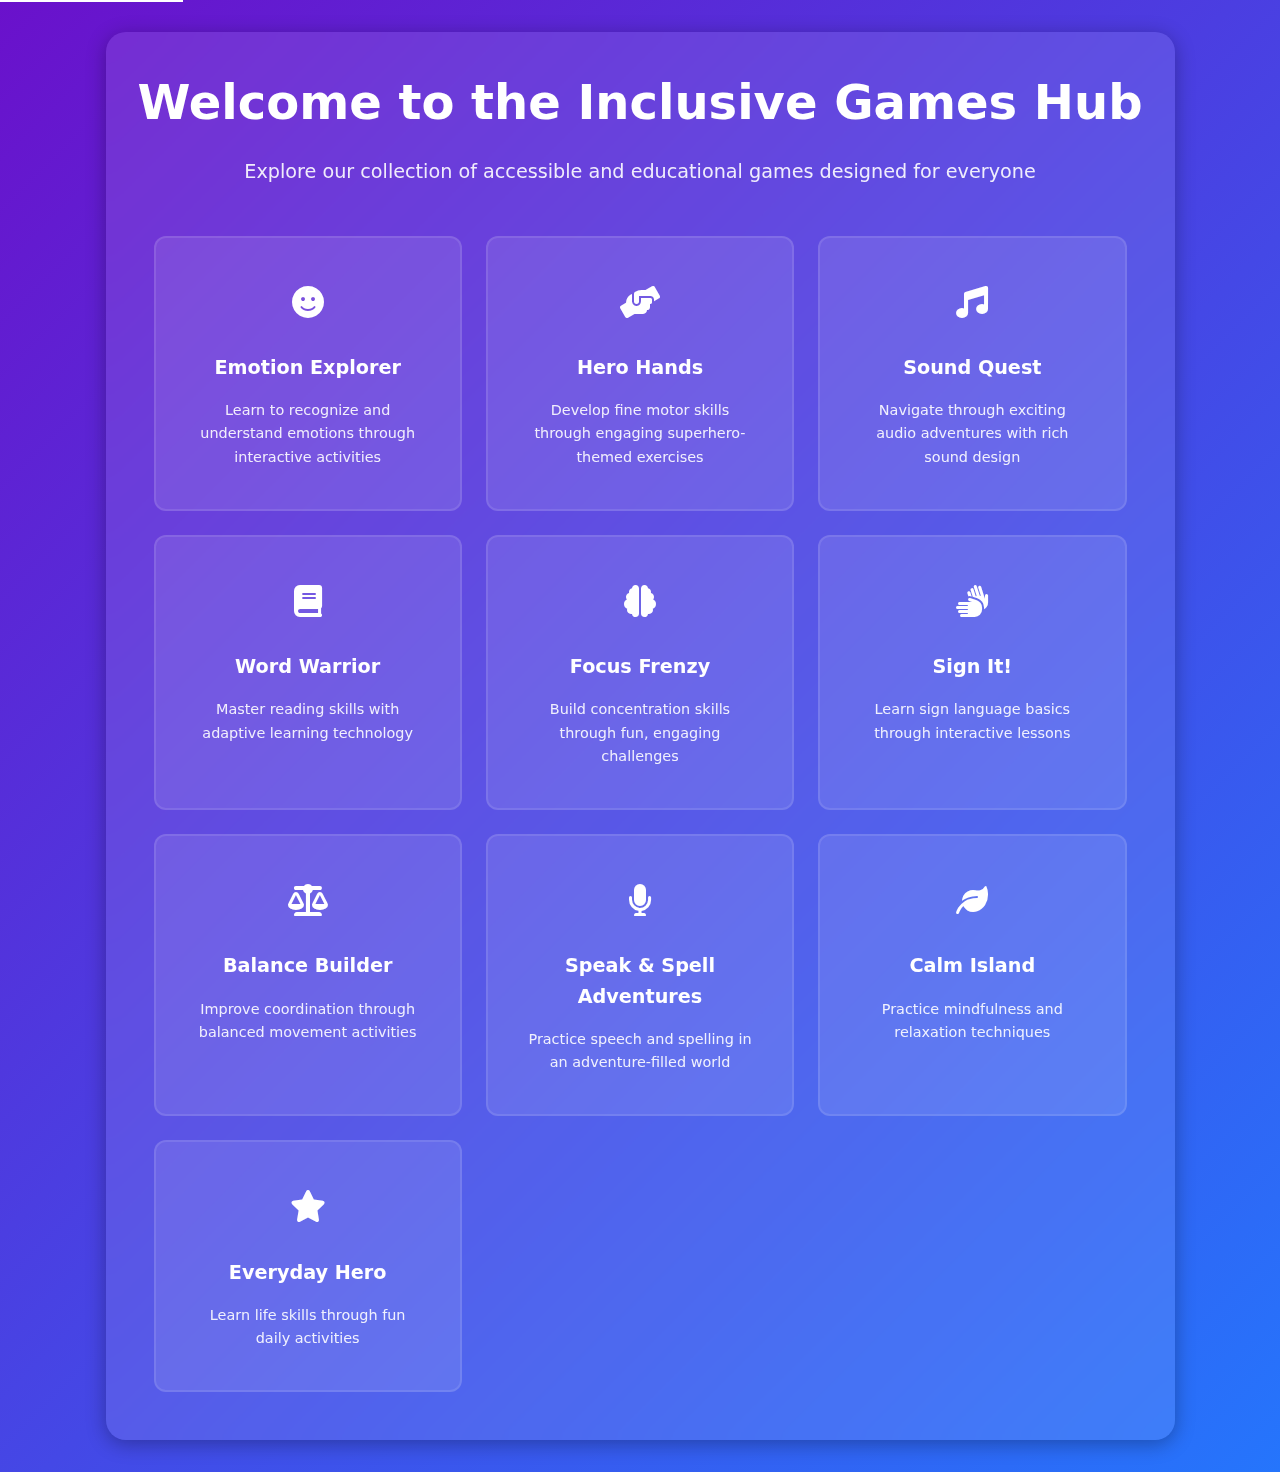
<file: index.html>
<!DOCTYPE html>
<html lang="en">
<head>
    <meta charset="UTF-8">
    <meta name="viewport" content="width=device-width, initial-scale=1.0">
    <meta name="description" content="Accessible gaming hub featuring educational and therapeutic games for various needs">
    <title>Inclusive Games Hub | Educational & Therapeutic Games</title>
    
    <!-- Preload critical assets -->
    <link rel="preconnect" href="https://cdnjs.cloudflare.com">
    <link rel="stylesheet" href="https://cdnjs.cloudflare.com/ajax/libs/font-awesome/6.0.0/css/all.min.css">
    
    <style>
        :root {
            --primary-gradient: linear-gradient(135deg, #6a11cb, #2575fc);
            --card-bg: rgba(255, 255, 255, 0.1);
            --text-color: #fff;
            --hover-bg: rgba(255, 255, 255, 0.95);
            --hover-text: #2575fc;
            --shadow: 0 4px 20px rgba(0, 0, 0, 0.3);
        }

        * {
            margin: 0;
            padding: 0;
            box-sizing: border-box;
        }

        body {
            font-family: system-ui, -apple-system, BlinkMacSystemFont, 'Segoe UI', Roboto, sans-serif;
            text-align: center;
            background: var(--primary-gradient);
            color: var(--text-color);
            min-height: 100vh;
            line-height: 1.6;
            display: flex;
            flex-direction: column;
            justify-content: center;
        }

        .skip-link {
            position: absolute;
            top: -40px;
            left: 0;
            background: var(--text-color);
            color: var(--hover-text);
            padding: 8px;
            z-index: 100;
            transition: top 0.3s;
        }

        .skip-link:focus {
            top: 0;
        }

        .container {
            max-width: 1200px;
            margin: 2rem auto;
            padding: 2rem;
            background: var(--card-bg);
            border-radius: 20px;
            box-shadow: var(--shadow);
            backdrop-filter: blur(10px);
        }

        h1 {
            font-size: clamp(2rem, 5vw, 3rem);
            margin-bottom: 1rem;
            animation: fadeIn 0.8s ease-out;
        }

        .subtitle {
            font-size: clamp(1rem, 3vw, 1.2rem);
            margin-bottom: 2rem;
            opacity: 0.9;
        }

        .games-grid {
            display: grid;
            grid-template-columns: repeat(auto-fit, minmax(280px, 1fr));
            gap: 1.5rem;
            padding: 1rem;
        }

        .game-card {
            position: relative;
            background: var(--card-bg);
            border: 2px solid rgba(255, 255, 255, 0.1);
            border-radius: 12px;
            padding: 1.5rem;
            transition: transform 0.3s, box-shadow 0.3s;
        }

        .game-card:hover {
            transform: translateY(-5px);
            box-shadow: 0 8px 25px rgba(0, 0, 0, 0.2);
        }

        .game-link {
            display: flex;
            flex-direction: column;
            align-items: center;
            text-decoration: none;
            color: var(--text-color);
            gap: 1rem;
            padding: 1rem;
        }

        .game-link:focus {
            outline: 3px solid #fff;
            border-radius: 8px;
        }

        .icon-wrapper {
            font-size: 2rem;
            margin-bottom: 0.5rem;
        }

        .game-title {
            font-size: 1.2rem;
            font-weight: 600;
        }

        .game-description {
            font-size: 0.9rem;
            opacity: 0.9;
        }

        @keyframes fadeIn {
            from { opacity: 0; transform: translateY(-20px); }
            to { opacity: 1; transform: translateY(0); }
        }

        @media (prefers-reduced-motion: reduce) {
            * {
                animation: none !important;
                transition: none !important;
            }
        }

        @media (max-width: 768px) {
            .container {
                margin: 1rem;
                padding: 1rem;
            }

            .games-grid {
                gap: 1rem;
            }
        }

        /* High Contrast Mode */
        @media (prefers-contrast: high) {
            :root {
                --primary-gradient: #000;
                --card-bg: #333;
                --text-color: #fff;
                --hover-bg: #fff;
                --hover-text: #000;
            }
        }
    </style>
</head>
<body>
    <a href="#main" class="skip-link">Skip to main content</a>
    <main id="main" class="container" role="main">
        <h1>Welcome to the Inclusive Games Hub</h1>
        <p class="subtitle">Explore our collection of accessible and educational games designed for everyone</p>
        
        <div class="games-grid">
            <article class="game-card">
                <a href="emotion-explorer.html" class="game-link" aria-label="Play Emotion Explorer - A game for understanding emotions">
                    <div class="icon-wrapper" aria-hidden="true">
                        <i class="fas fa-smile"></i>
                    </div>
                    <h2 class="game-title">Emotion Explorer</h2>
                    <p class="game-description">Learn to recognize and understand emotions through interactive activities</p>
                </a>
            </article>

            <article class="game-card">
                <a href="hero-hands.html" class="game-link" aria-label="Play Hero Hands - A game for motor skill development">
                    <div class="icon-wrapper" aria-hidden="true">
                        <i class="fas fa-hands-helping"></i>
                    </div>
                    <h2 class="game-title">Hero Hands</h2>
                    <p class="game-description">Develop fine motor skills through engaging superhero-themed exercises</p>
                </a>
            </article>

            <article class="game-card">
                <a href="sound-quest.html" class="game-link" aria-label="Play Sound Quest - An audio-based adventure game">
                    <div class="icon-wrapper" aria-hidden="true">
                        <i class="fas fa-music"></i>
                    </div>
                    <h2 class="game-title">Sound Quest</h2>
                    <p class="game-description">Navigate through exciting audio adventures with rich sound design</p>
                </a>
            </article>

            <article class="game-card">
                <a href="word-warrior.html" class="game-link" aria-label="Play Word Warrior - A game for reading improvement">
                    <div class="icon-wrapper" aria-hidden="true">
                        <i class="fas fa-book"></i>
                    </div>
                    <h2 class="game-title">Word Warrior</h2>
                    <p class="game-description">Master reading skills with adaptive learning technology</p>
                </a>
            </article>

            <article class="game-card">
                <a href="focus-frenzy.html" class="game-link" aria-label="Play Focus Frenzy - A game for attention training">
                    <div class="icon-wrapper" aria-hidden="true">
                        <i class="fas fa-brain"></i>
                    </div>
                    <h2 class="game-title">Focus Frenzy</h2>
                    <p class="game-description">Build concentration skills through fun, engaging challenges</p>
                </a>
            </article>

            <article class="game-card">
                <a href="sign-it.html" class="game-link" aria-label="Play Sign It - Learn sign language through games">
                    <div class="icon-wrapper" aria-hidden="true">
                        <i class="fas fa-hands"></i>
                    </div>
                    <h2 class="game-title">Sign It!</h2>
                    <p class="game-description">Learn sign language basics through interactive lessons</p>
                </a>
            </article>

            <article class="game-card">
                <a href="balance-builder.html" class="game-link" aria-label="Play Balance Builder - A game for coordination">
                    <div class="icon-wrapper" aria-hidden="true">
                        <i class="fas fa-balance-scale"></i>
                    </div>
                    <h2 class="game-title">Balance Builder</h2>
                    <p class="game-description">Improve coordination through balanced movement activities</p>
                </a>
            </article>

            <article class="game-card">
                <a href="speak-spell.html" class="game-link" aria-label="Play Speak & Spell Adventures - A speech development game">
                    <div class="icon-wrapper" aria-hidden="true">
                        <i class="fas fa-microphone"></i>
                    </div>
                    <h2 class="game-title">Speak & Spell Adventures</h2>
                    <p class="game-description">Practice speech and spelling in an adventure-filled world</p>
                </a>
            </article>

            <article class="game-card">
                <a href="calm-island.html" class="game-link" aria-label="Play Calm Island - A relaxation and mindfulness game">
                    <div class="icon-wrapper" aria-hidden="true">
                        <i class="fas fa-leaf"></i>
                    </div>
                    <h2 class="game-title">Calm Island</h2>
                    <p class="game-description">Practice mindfulness and relaxation techniques</p>
                </a>
            </article>

            <article class="game-card">
                <a href="everyday-hero.html" class="game-link" aria-label="Play Everyday Hero - Life skills development game">
                    <div class="icon-wrapper" aria-hidden="true">
                        <i class="fas fa-star"></i>
                    </div>
                    <h2 class="game-title">Everyday Hero</h2>
                    <p class="game-description">Learn life skills through fun daily activities</p>
                </a>
            </article>
        </div>
    </main>
</body>
</html>
</file>
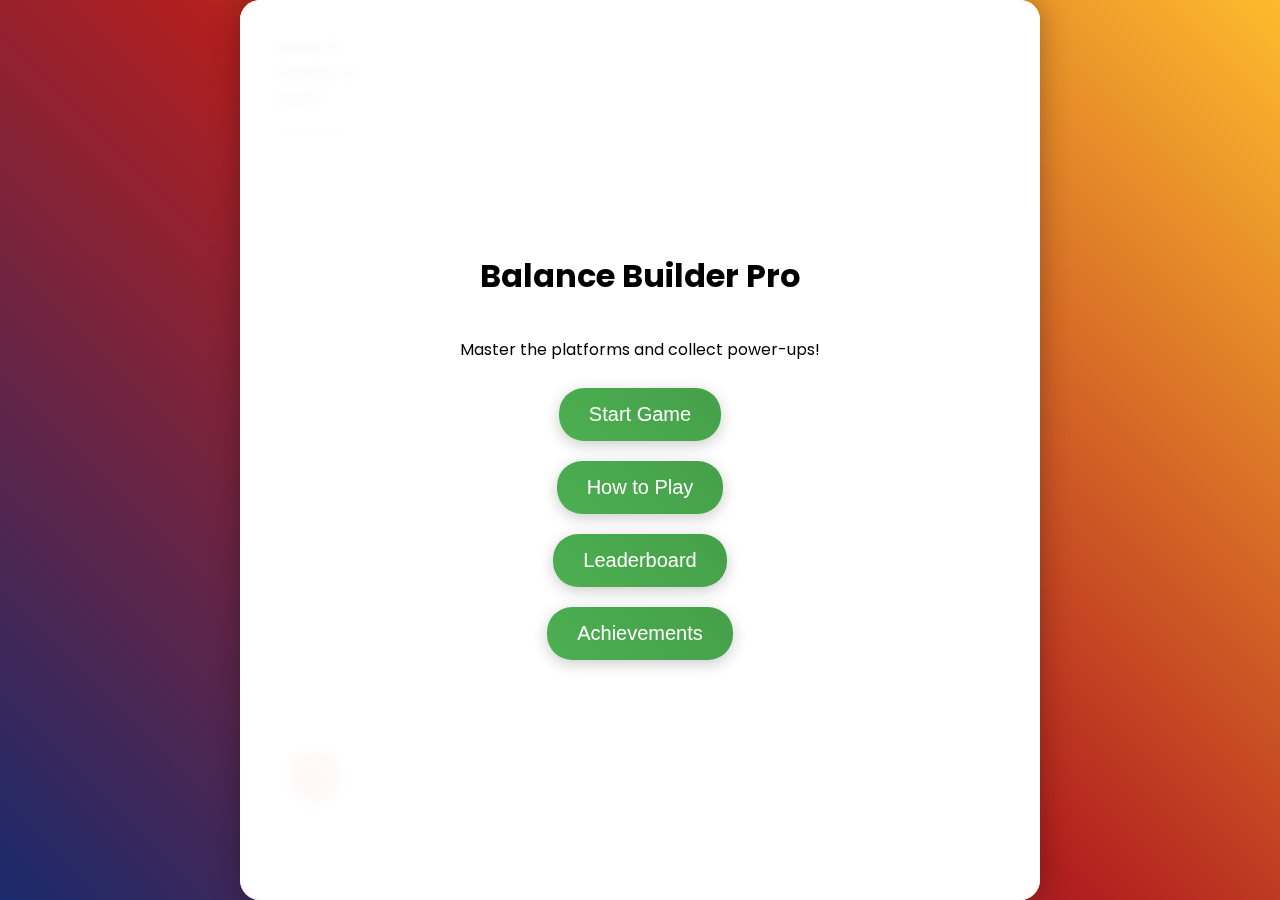
<file: balance-builder.html>
<!DOCTYPE html>
<html>
<head>
    <title>Balance Builder Pro</title>
    <meta name="viewport" content="width=device-width, initial-scale=1.0">
    <link href="https://fonts.googleapis.com/css2?family=Poppins:wght@400;600&display=swap" rel="stylesheet">
    <style>
        /* Enhanced General Styles */
        body {
            margin: 0;
            display: flex;
            justify-content: center;
            align-items: center;
            min-height: 100vh;
            background: linear-gradient(45deg, #1a2a6c, #b21f1f, #fdbb2d);
            font-family: 'Poppins', sans-serif;
            overflow: hidden;
            animation: bgGradient 20s ease infinite;
        }

        @keyframes bgGradient {
            0% { background-position: 0% 50%; }
            50% { background-position: 100% 50%; }
            100% { background-position: 0% 50%; }
        }

        #gameContainer {
            width: 100%;
            max-width: 800px;
            height: 100vh;
            background: rgba(255, 255, 255, 0.95);
            border-radius: 20px;
            box-shadow: 0 0 30px rgba(0, 0, 0, 0.3);
            position: relative;
            overflow: hidden;
        }

        #player {
            width: 50px;
            height: 50px;
            background: linear-gradient(45deg, #FF6B6B, #FF8E8E);
            border-radius: 25px;
            position: absolute;
            bottom: 100px;
            left: 50px;
            transform: scale(1);
            transition: transform 0.2s ease-out;
            box-shadow: 0 4px 8px rgba(0, 0, 0, 0.2);
        }

        .platform {
            height: 20px;
            background: linear-gradient(90deg, #4CAF50, #81C784);
            position: absolute;
            border-radius: 10px;
            box-shadow: 0 4px 6px rgba(0, 0, 0, 0.1);
            animation: platformPulse 2s infinite;
        }

        .power-up {
            width: 30px;
            height: 30px;
            position: absolute;
            border-radius: 50%;
            animation: float 2s infinite ease-in-out;
            box-shadow: 0 4px 8px rgba(0, 0, 0, 0.2);
        }

        .speed-boost {
            background: linear-gradient(45deg, #FFD700, #FFA500);
        }

        .double-points {
            background: linear-gradient(45deg, #FF69B4, #DA70D6);
        }

        .shield {
            background: linear-gradient(45deg, #4169E1, #1E90FF);
        }

        @keyframes float {
            0%, 100% { transform: translateY(0px); }
            50% { transform: translateY(-10px); }
        }

        @keyframes platformPulse {
            0%, 100% { transform: scale(1); }
            50% { transform: scale(1.02); }
        }

        #startScreen {
            position: absolute;
            top: 0;
            left: 0;
            width: 100%;
            height: 100%;
            background: rgba(255, 255, 255, 0.95);
            display: flex;
            flex-direction: column;
            justify-content: center;
            align-items: center;
            z-index: 10;
            backdrop-filter: blur(5px);
        }

        .button {
            padding: 15px 30px;
            font-size: 20px;
            background: linear-gradient(45deg, #4CAF50, #45a049);
            color: white;
            border: none;
            border-radius: 25px;
            cursor: pointer;
            margin: 10px;
            transition: all 0.3s ease;
            box-shadow: 0 4px 15px rgba(0, 0, 0, 0.2);
        }

        .button:hover {
            transform: translateY(-2px);
            box-shadow: 0 6px 20px rgba(0, 0, 0, 0.3);
        }

        #gameStats {
            position: absolute;
            top: 20px;
            left: 20px;
            background: rgba(255, 255, 255, 0.9);
            padding: 15px;
            border-radius: 15px;
            box-shadow: 0 4px 6px rgba(0, 0, 0, 0.1);
        }

        #powerUpIndicator {
            position: absolute;
            top: 20px;
            right: 20px;
            padding: 10px;
            border-radius: 10px;
            background: rgba(255, 255, 255, 0.9);
            display: none;
        }

        .combo-meter {
            position: absolute;
            bottom: 20px;
            left: 50%;
            transform: translateX(-50%);
            height: 10px;
            width: 200px;
            background: rgba(255, 255, 255, 0.3);
            border-radius: 5px;
            overflow: hidden;
        }

        .combo-fill {
            height: 100%;
            width: 0%;
            background: linear-gradient(90deg, #FFD700, #FFA500);
            transition: width 0.3s ease;
        }

        #pauseMenu {
            position: absolute;
            top: 50%;
            left: 50%;
            transform: translate(-50%, -50%);
            background: rgba(255, 255, 255, 0.95);
            padding: 20px;
            border-radius: 15px;
            display: none;
            z-index: 11;
            text-align: center;
        }

        .achievement {
            position: absolute;
            bottom: 20px;
            right: 20px;
            background: rgba(255, 255, 255, 0.9);
            padding: 10px 20px;
            border-radius: 10px;
            display: none;
            animation: slideIn 0.5s ease-out;
        }

        @keyframes slideIn {
            from { transform: translateX(100%); }
            to { transform: translateX(0); }
        }
    </style>
</head>
<body>
    <div id="gameContainer">
        <div id="startScreen">
            <h1>Balance Builder Pro</h1>
            <p>Master the platforms and collect power-ups!</p>
            <button class="button" onclick="startGame()">Start Game</button>
            <button class="button" onclick="showTutorial()">How to Play</button>
            <button class="button" onclick="showLeaderboard()">Leaderboard</button>
            <button class="button" onclick="showAchievements()">Achievements</button>
        </div>
        <div id="gameStats">
            <div id="scoreDisplay">Score: 0</div>
            <div id="comboDisplay">Combo: x1</div>
            <div id="levelDisplay">Level: 1</div>
        </div>
        <div id="powerUpIndicator"></div>
        <div class="combo-meter">
            <div class="combo-fill"></div>
        </div>
        <div id="pauseMenu">
            <h2>Game Paused</h2>
            <button class="button" onclick="togglePause()">Resume</button>
            <button class="button" onclick="restartGame()">Restart</button>
            <button class="button" onclick="showSettings()">Settings</button>
        </div>
        <div id="player"></div>
        <div class="achievement" id="achievementPopup"></div>
    </div>

    <script>
        let gameActive = false;
        let score = 0;
        let combo = 1;
        let level = 1;
        let speed = 2;
        let playerPos = { x: 50, y: 100 };
        let platforms = [];
        let powerUps = [];
        let isPaused = false;
        let activeEffects = [];
        let achievements = {};

        const ACHIEVEMENTS = {
            FIRST_STEPS: { name: "First Steps", condition: "Score 100 points", achieved: false },
            COMBO_MASTER: { name: "Combo Master", condition: "Reach 5x combo", achieved: false },
            SPEED_DEMON: { name: "Speed Demon", condition: "Complete level at max speed", achieved: false }
        };

        function startGame() {
            document.getElementById('startScreen').style.display = 'none';
            gameActive = true;
            score = 0;
            combo = 1;
            level = 1;
            updateStats();
            generatePlatforms();
            spawnPowerUps();
            gameLoop();

            // Add keyboard listeners
            document.addEventListener('keydown', handleKeyPress);
            document.addEventListener('keyup', handleKeyUp);
        }

        function handleKeyPress(e) {
            if (!gameActive || isPaused) return;

            switch(e.key) {
                case 'ArrowUp':
                    jump();
                    break;
                case 'ArrowLeft':
                    moveLeft();
                    break;
                case 'ArrowRight':
                    moveRight();
                    break;
                case 'Escape':
                    togglePause();
                    break;
            }
        }

        function jump() {
            if (playerPos.y === 100) {
                playerPos.y += 100;
                document.getElementById('player').style.transform = 'scale(0.8)';
                setTimeout(() => {
                    document.getElementById('player').style.transform = 'scale(1)';
                }, 200);
            }
        }

        function generatePlatforms() {
            platforms = [];
            const platformCount = 5 + Math.floor(level / 2);
            
            for (let i = 0; i < platformCount; i++) {
                const width = 80 + Math.random() * 40;
                platforms.push({
                    x: 150 + (i * 160),
                    y: 300 + (Math.sin(i) * 50),
                    width: width,
                    type: Math.random() < 0.2 ? 'bonus' : 'normal'
                });
                createPlatformElement(platforms[platforms.length - 1]);
            }
        }

        function spawnPowerUps() {
            powerUps = [];
            platforms.forEach(platform => {
                if (Math.random() < 0.3) {
                    const type = ['speed-boost', 'double-points', 'shield'][Math.floor(Math.random() * 3)];
                    powerUps.push({
                        x: platform.x + platform.width / 2,
                        y: platform.y + 40,
                        type: type
                    });
                    createPowerUpElement(powerUps[powerUps.length - 1]);
                }
            });
        }

        function createPowerUpElement(powerUp) {
            const elem = document.createElement('div');
            elem.className = `power-up ${powerUp.type}`;
            elem.style.left = powerUp.x + 'px';
            elem.style.bottom = powerUp.y + 'px';
            document.getElementById('gameContainer').appendChild(elem);
        }

        function updateStats() {
            document.getElementById('scoreDisplay').innerText = `Score: ${score}`;
            document.getElementById('comboDisplay').innerText = `Combo: x${combo}`;
            document.getElementById('levelDisplay').innerText = `Level: ${level}`;
            
            // Update combo meter
            document.querySelector('.combo-fill').style.width = `${(combo / 5) * 100}%`;
        }

        function showAchievement(achievement) {
            const popup = document.getElementById('achievementPopup');
            popup.textContent = `Achievement Unlocked: ${achievement.name}`;
            popup.style.display = 'block';
            setTimeout(() => {
                popup.style.display = 'none';
            }, 3000);
        }

        function checkAchievements() {
            if (score >= 100 && !achievements.FIRST_STEPS) {
                achievements.FIRST_STEPS = true;
                showAchievement(ACHIEVEMENTS.FIRST_STEPS);
            }
            if (combo >= 5 && !achievements.COMBO_MASTER) {
                achievements.COMBO_MASTER = true;
                showAchievement(ACHIEVEMENTS.COMBO_MASTER);
            }
            if (speed >= 4 && !achievements.SPEED_DEMON) {
                achievements.SPEED_DEMON = true;
                showAchievement(ACHIEVEMENTS.SPEED_DEMON);
            }
        }

        function gameLoop() {
            if (!gameActive || isPaused) return;

            // Move platforms and power-ups
            platforms.forEach((platform, index) => {
                platform.x -= speed;
                const elem = document.querySelectorAll('.platform')[index];
                elem.style.left = platform.x + 'px';
            });

            powerUps.forEach((powerUp, index) => {
                powerUp.x -= speed;
                const elem = document.querySelectorAll('.power-up')[index];
                if (elem) elem.style.left = powerUp.x + 'px';
            });

            // Check collisions
            checkCollisions();
            
            // Check achievements
            checkAchievements();

            // Request next frame
            requestAnimationFrame(gameLoop);
        }

        function checkCollisions() {
            // Platform collisions
            platforms.forEach(platform => {
                if (playerPos.x + 50 > platform.x && 
                    playerPos.x < platform.x + platform.width &&
                    playerPos.y <= platform.y + 20) {
                    handlePlatformLanding(platform);
                }
            });

            // Power-up collisions
            powerUps.forEach((powerUp, index) => {
                if (playerPos.x + 50 > powerUp.x && 
                    playerPos.x < powerUp.x + 30 &&
                    Math.abs(playerPos.y - powerUp.y) < 30) {
                    handlePowerUpCollection(powerUp, index);
                }
            });
        }

        function handlePlatformLanding(platform) {
            if (platform.type === 'bonus') {
                score += 50 * combo;
            } else {
                score += 10 * combo;
            }
            combo++;
            updateStats();
        }

        function handlePowerUpCollection(powerUp, index) {
            const elem = document.querySelectorAll('.power-up')[index];
            if (elem) elem.remove();
            powerUps.splice(index, 1);

            switch(powerUp.type) {
                case 'speed-boost':
                    activateSpeedBoost();
                    break;
                case 'double-points':
                    activateDoublePoints();
                    break;
                case 'shield':
                    activateShield();
                    break;
            }
        }

        function activateSpeedBoost() {
            speed *= 1.5;
            showPowerUpEffect('Speed Boost!');
            activeEffects.push({
                type: 'speed-boost',
                duration: 5000,
                endTime: Date.now() + 5000
            });
            setTimeout(() => {
                speed /= 1.5;
                removePowerUpEffect('speed-boost');
            }, 5000);
        }

        function activateDoublePoints() {
            combo *= 2;
            showPowerUpEffect('Double Points!');
            activeEffects.push({
                type: 'double-points',
                duration: 8000,
                endTime: Date.now() + 8000
            });
            setTimeout(() => {
                combo = Math.max(1, combo / 2);
                removePowerUpEffect('double-points');
            }, 8000);
        }

        function activateShield() {
            const player = document.getElementById('player');
            player.style.boxShadow = '0 0 20px #4169E1';
            showPowerUpEffect('Shield Active!');
            activeEffects.push({
                type: 'shield',
                duration: 10000,
                endTime: Date.now() + 10000
            });
            setTimeout(() => {
                player.style.boxShadow = '0 4px 8px rgba(0, 0, 0, 0.2)';
                removePowerUpEffect('shield');
            }, 10000);
        }

        function showPowerUpEffect(text) {
            const indicator = document.getElementById('powerUpIndicator');
            indicator.textContent = text;
            indicator.style.display = 'block';
        }

        function removePowerUpEffect(type) {
            activeEffects = activeEffects.filter(effect => effect.type !== type);
            if (activeEffects.length === 0) {
                document.getElementById('powerUpIndicator').style.display = 'none';
            }
        }

        function showSettings() {
            const settings = document.createElement('div');
            settings.innerHTML = `
                <div style="position: absolute; top: 50%; left: 50%; transform: translate(-50%, -50%); 
                            background: white; padding: 20px; border-radius: 10px; z-index: 12;">
                    <h2>Settings</h2>
                    <div>
                        <label>Music Volume: </label>
                        <input type="range" min="0" max="100" value="50">
                    </div>
                    <div>
                        <label>Sound Effects: </label>
                        <input type="checkbox" checked>
                    </div>
                    <div>
                        <label>Difficulty: </label>
                        <select>
                            <option>Easy</option>
                            <option>Medium</option>
                            <option>Hard</option>
                        </select>
                    </div>
                    <button class="button" onclick="this.parentElement.remove()">Close</button>
                </div>
            `;
            document.body.appendChild(settings);
        }

        function showAchievements() {
            let achievementsList = '';
            for (const [key, achievement] of Object.entries(ACHIEVEMENTS)) {
                const status = achievements[key] ? '✅' : '❌';
                achievementsList += `${achievement.name} ${status}\n${achievement.condition}\n\n`;
            }
            alert(achievementsList);
        }

        function handleGameOver() {
            gameActive = false;
            const finalScore = score;
            saveScore(finalScore);
            
            const gameOverScreen = document.createElement('div');
            gameOverScreen.innerHTML = `
                <div style="position: absolute; top: 50%; left: 50%; transform: translate(-50%, -50%);
                            background: white; padding: 20px; border-radius: 10px; text-align: center; z-index: 12;">
                    <h2>Game Over!</h2>
                    <p>Final Score: ${finalScore}</p>
                    <p>Level Reached: ${level}</p>
                    <p>Max Combo: ${combo}</p>
                    <button class="button" onclick="restartGame()">Play Again</button>
                    <button class="button" onclick="showLeaderboard()">View Leaderboard</button>
                </div>
            `;
            document.body.appendChild(gameOverScreen);
        }

        function restartGame() {
            // Clear existing elements
            const platforms = document.querySelectorAll('.platform');
            const powerUps = document.querySelectorAll('.power-up');
            platforms.forEach(p => p.remove());
            powerUps.forEach(p => p.remove());
            
            // Reset game state
            score = 0;
            combo = 1;
            level = 1;
            speed = 2;
            activeEffects = [];
            
            // Reset player position
            playerPos = { x: 50, y: 100 };
            const player = document.getElementById('player');
            player.style.left = playerPos.x + 'px';
            player.style.bottom = playerPos.y + 'px';
            
            // Start fresh game
            startGame();
        }

        function togglePause() {
            isPaused = !isPaused;
            const pauseMenu = document.getElementById('pauseMenu');
            pauseMenu.style.display = isPaused ? 'block' : 'none';
            
            if (!isPaused) {
                gameLoop();
            }
        }

        // Mobile touch controls
        document.addEventListener('touchstart', handleTouch);
        let touchStartX = 0;

        function handleTouch(e) {
            if (!gameActive || isPaused) return;
            
            const touch = e.touches[0];
            touchStartX = touch.clientX;
            
            // Tap upper half of screen to jump
            if (touch.clientY < window.innerHeight / 2) {
                jump();
            }
        }

        document.addEventListener('touchmove', (e) => {
            if (!gameActive || isPaused) return;
            
            const touch = e.touches[0];
            const diffX = touch.clientX - touchStartX;
            
            if (diffX > 50) {
                moveRight();
            } else if (diffX < -50) {
                moveLeft();
            }
        });

        // Start game when everything is loaded
        window.onload = () => {
            const existingScores = localStorage.getItem('leaderboard');
            if (!existingScores) {
                localStorage.setItem('leaderboard', JSON.stringify([]));
            }
        };
    </script>
</body>
</html>
</file>
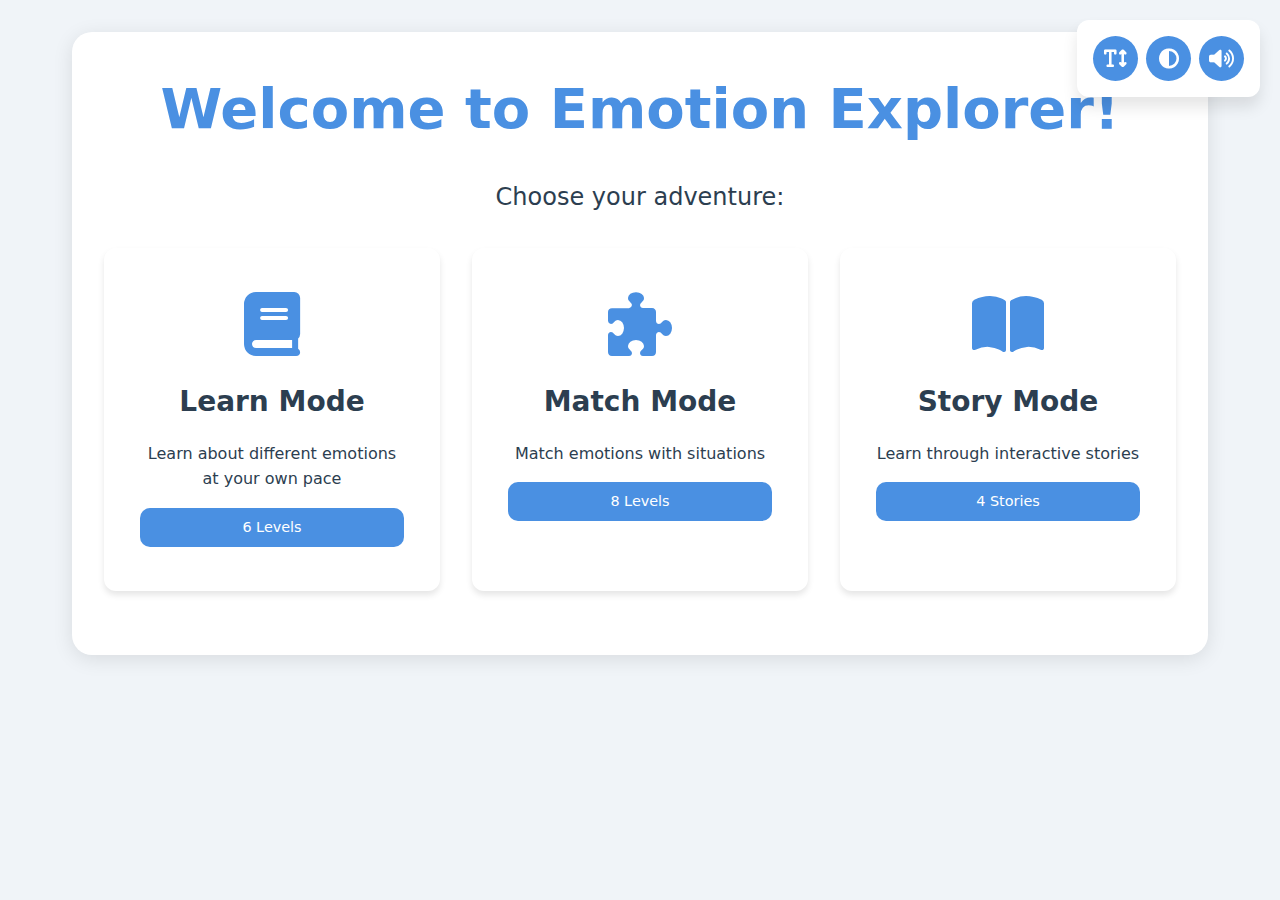
<file: emotion-explorer.html>
<!DOCTYPE html>
<html lang="en">
<head>
    <meta charset="UTF-8">
    <meta name="viewport" content="width=device-width, initial-scale=1.0">
    <title>Emotion Explorer | Fun with Feelings!</title>
    <link rel="stylesheet" href="https://cdnjs.cloudflare.com/ajax/libs/font-awesome/6.0.0/css/all.min.css">
    <link rel="stylesheet" href="styles.css">
</head>
<body>
    <div class="game-container">
        <div id="welcome-screen" class="welcome-screen">
            <h1 class="welcome-title">Welcome to Emotion Explorer!</h1>
            <p class="subtitle">Choose your adventure:</p>
            
            <div class="mode-selection">
                <div class="mode-card" tabindex="0" onclick="startGame('learn')" onkeypress="handleKeyPress(event, 'learn')">
                    <i class="fas fa-book mode-icon"></i>
                    <h2 class="mode-title">Learn Mode</h2>
                    <p>Learn about different emotions at your own pace</p>
                    <div class="level-indicator">6 Levels</div>
                </div>

                <div class="mode-card" tabindex="0" onclick="startGame('match')" onkeypress="handleKeyPress(event, 'match')">
                    <i class="fas fa-puzzle-piece mode-icon"></i>
                    <h2 class="mode-title">Match Mode</h2>
                    <p>Match emotions with situations</p>
                    <div class="level-indicator">8 Levels</div>
                </div>

                <div class="mode-card" tabindex="0" onclick="startGame('story')" onkeypress="handleKeyPress(event, 'story')">
                    <i class="fas fa-book-open mode-icon"></i>
                    <h2 class="mode-title">Story Mode</h2>
                    <p>Learn through interactive stories</p>
                    <div class="level-indicator">4 Stories</div>
                </div>
            </div>
        </div>

        <div id="game-area" class="game-area">
            <div class="level-header">
                <h2 id="level-title">Level 1</h2>
                <div class="stats">
                    <span id="score">Score: 0</span>
                    <span id="stars">⭐⭐⭐</span>
                </div>
            </div>
            <div class="emotion-display" id="emotion-display" role="img" aria-label=""></div>
            <div class="options-grid" id="options-grid"></div>
            <div class="progress-container">
                <div class="progress-label">Level Progress:</div>
                <div class="progress-bar">
                    <div class="progress-fill" id="progress"></div>
                </div>
            </div>
            <div class="feedback" id="feedback" role="alert"></div>
        </div>

        <div id="level-complete" class="modal">
            <div class="modal-content">
                <h2>Level Complete! 🎉</h2>
                <div id="level-stats"></div>
                <button onclick="nextLevel()" class="next-level-btn">Next Level</button>
            </div>
        </div>
    </div>

    <div class="settings-panel">
        <button class="settings-button" onclick="toggleTextSize()" aria-label="Toggle Text Size">
            <i class="fas fa-text-height"></i>
        </button>
        <button class="settings-button" onclick="toggleContrast()" aria-label="Toggle High Contrast">
            <i class="fas fa-adjust"></i>
        </button>
        <button class="settings-button" onclick="toggleSound()" aria-label="Toggle Sound">
            <i class="fas fa-volume-up"></i>
        </button>
    </div>

    <div id="celebration" class="celebration"></div>
    <div id="announcer" aria-live="polite"></div>

    <script>
        // Game State
        const gameState = {
            mode: null,
            level: 1,
            score: 0,
            progress: 0,
            stars: 3,
            soundEnabled: true,
            largeText: false,
            highContrast: false
        };

        // Game Content
        const emotions = {
            learn: [
                // Level 1 - Basic Emotions
                [
                    { emoji: "😊", name: "Happy", description: "Feeling good and joyful" },
                    { emoji: "😢", name: "Sad", description: "Feeling down or upset" },
                    { emoji: "😠", name: "Angry", description: "Feeling mad or frustrated" }
                ],
                // Level 2 - More Emotions
                [
                    { emoji: "😮", name: "Surprised", description: "Feeling amazed or shocked" },
                    { emoji: "😨", name: "Scared", description: "Feeling afraid or worried" },
                    { emoji: "🤢", name: "Disgusted", description: "Feeling grossed out" }
                ],
                // Level 3 - Complex Emotions
                [
                    { emoji: "😌", name: "Calm", description: "Feeling peaceful and relaxed" },
                    { emoji: "🤔", name: "Confused", description: "Feeling uncertain or puzzled" },
                    { emoji: "😍", name: "Love", description: "Feeling deep affection" }
                ],
                // Level 4 - Advanced Emotions
                [
                    { emoji: "😤", name: "Frustrated", description: "Feeling annoyed and stuck" },
                    { emoji: "🥺", name: "Worried", description: "Feeling anxious or concerned" },
                    { emoji: "😏", name: "Proud", description: "Feeling good about achievements" }
                ],
                // Level 5 - Mixed Emotions
                [
                    { emoji: "😅", name: "Nervous", description: "Feeling uneasy but trying to smile" },
                    { emoji: "😂", name: "Amused", description: "Finding something very funny" },
                    { emoji: "😭", name: "Overwhelmed", description: "Feeling too many emotions" }
                ],
                // Level 6 - Expert Emotions
                [
                    { emoji: "🤩", name: "Excited", description: "Feeling very enthusiastic" },
                    { emoji: "😴", name: "Tired", description: "Feeling sleepy or exhausted" },
                    { emoji: "🤗", name: "Grateful", description: "Feeling thankful" }
                ]
            ],
            match: [
                // Level 1
                [
                    { situation: "Getting ice cream", emotion: "Happy" },
                    { situation: "Losing a toy", emotion: "Sad" },
                    { situation: "Breaking a favorite toy", emotion: "Angry" }
                ],
                // Level 2
                [
                    { situation: "Finding a spider", emotion: "Scared" },
                    { situation: "Getting a surprise gift", emotion: "Surprised" },
                    { situation: "Seeing moldy food", emotion: "Disgusted" }
                ],
                // Levels 3-8 follow similar pattern with increasing complexity
            ],
            story: [
                {
                    title: "A Day at the Park",
                    pages: [
                        { text: "Tommy went to the park", emotion: "Happy" },
                        { text: "It started to rain", emotion: "Sad" },
                        { text: "He saw a big dog", emotion: "Scared" },
                        { text: "The dog was friendly", emotion: "Surprised" },
                        { text: "They played together", emotion: "Excited" }
                    ]
                },
                {
                    title: "First Day of School",
                    pages: [
                        { text: "Sarah woke up early", emotion: "Nervous" },
                        { text: "She met new friends", emotion: "Happy" },
                        { text: "She couldn't find her lunch", emotion: "Worried" },
                        { text: "Her teacher helped her", emotion: "Grateful" },
                        { text: "She had a great day", emotion: "Proud" }
                    ]
                }
                // Additional stories...
            ]
        };

        function startGame(mode) {
            gameState.mode = mode;
            gameState.level = 1;
            gameState.score = 0;
            gameState.progress = 0;
            gameState.stars = 3;
            
            document.getElementById('welcome-screen').style.display = 'none';
            document.getElementById('game-area').style.display = 'block';
            updateLevel();
        }

        function updateLevel() {
            document.getElementById('level-title').textContent = `Level ${gameState.level}`;
            document.getElementById('score').textContent = `Score: ${gameState.score}`;
            updateStars();
            
            switch(gameState.mode) {
                case 'learn':
                    startLearnMode();
                    break;
                case 'match':
                    startMatchMode();
                    break;
                case 'story':
                    startStoryMode();
                    break;
            }
        }

        function startLearnMode() {
            const levelData = emotions.learn[gameState.level - 1];
            const currentEmotion = levelData[gameState.progress];
            
            document.getElementById('emotion-display').textContent = currentEmotion.emoji;
            document.getElementById('emotion-display').setAttribute('aria-label', 
                `Emoji showing ${currentEmotion.name} emotion: ${currentEmotion.description}`);
            
            const optionsGrid = document.getElementById('options-grid');
            optionsGrid.innerHTML = '';
            
            // Shuffle emotions for options
            const options = [...levelData].sort(() => Math.random() - 0.5);
            options.forEach(emotion => {
                const button = createOptionButton(emotion.name, 
                    () => checkAnswer(emotion.name === currentEmotion.name));
                optionsGrid.appendChild(button);
            });
        }

        function checkAnswer(correct) {
            const feedback = document.getElementById('feedback');
            if (correct) {
                gameState.score += 100;
                feedback.textContent = "Great job! 🌟";
                feedback.style.background = '#D4EDDA';
                gameState.progress++;
                updateProgress();
                showCelebration();
                
                if (gameState.progress >= emotions[gameState.mode][gameState.level - 1].length) {
                    showLevelComplete();
                } else {
                    updateLevel();
                }
            } else {
                gameState.stars = Math.max(1, gameState.stars - 1);
                feedback.textContent = "Try again! 💪";
                feedback.style.background = '#F8D7DA';
                shakeElement(document.getElementById('emotion-display'));
            }
            
            updateStars();
            announce(feedback.textContent);
        }

        function showLevelComplete() {
            const modal = document.getElementById('level-complete');
            const stats = document.getElementById('level-stats');
            
            stats.innerHTML = `
                <p>Score: ${gameState.score}</p>
                <p>Stars: ${'⭐'.repeat(gameState.stars)}</p>
            `;
            
            modal.style.display = 'block';
        }

        function nextLevel() {
            gameState.level++;
            gameState.progress = 0;
            document.getElementById('level-complete').style.display = 'none';
            
            if (gameState.level > emotions[gameState.mode].length) {
                alert("Congratulations! You've completed all levels!");
                resetGame();
            } else {
                updateLevel();
            }
        }
        function startMatchMode() {
        const levelData = emotions.match[gameState.level - 1];
        const currentScenario = levelData[gameState.progress];
        
        document.getElementById('emotion-display').textContent = currentScenario.situation;
        document.getElementById('emotion-display').setAttribute('aria-label', currentScenario.situation);
        
        const optionsGrid = document.getElementById('options-grid');
        optionsGrid.innerHTML = '';
        
        // Create shuffled options array
        const options = ['Happy', 'Sad', 'Angry', 'Surprised', 'Scared', 'Disgusted']
            .sort(() => Math.random() - 0.5)
            .slice(0, 4);
        
        // Ensure correct answer is included
        if (!options.includes(currentScenario.emotion)) {
            options[0] = currentScenario.emotion;
        }
        
        // Shuffle again
        options.sort(() => Math.random() - 0.5);
        
        options.forEach(emotion => {
            const button = createOptionButton(emotion, 
                () => checkAnswer(emotion === currentScenario.emotion));
            optionsGrid.appendChild(button);
        });
    }

    function startStoryMode() {
        const story = emotions.story[gameState.level - 1];
        const page = story.pages[gameState.progress];
        
        document.getElementById('emotion-display').textContent = page.text;
        document.getElementById('emotion-display').setAttribute('aria-label', page.text);
        
        const optionsGrid = document.getElementById('options-grid');
        optionsGrid.innerHTML = '';
        
        // Create options based on basic emotions
        const options = ['Happy', 'Sad', 'Angry', 'Surprised', 'Scared', 'Excited', 'Nervous']
            .sort(() => Math.random() - 0.5)
            .slice(0, 4);
        
        // Ensure correct answer is included
        if (!options.includes(page.emotion)) {
            options[0] = page.emotion;
        }
        
        options.sort(() => Math.random() - 0.5);
        
        options.forEach(emotion => {
            const button = createOptionButton(emotion, 
                () => checkAnswer(emotion === page.emotion));
            optionsGrid.appendChild(button);
        });
    }

    function createOptionButton(text, onClick) {
        const button = document.createElement('button');
        button.className = 'option-button';
        button.innerHTML = `<i class="fas fa-check"></i>${text}`;
        button.onclick = onClick;
        button.setAttribute('aria-label', text);
        return button;
    }

    function updateProgress() {
        const progress = document.getElementById('progress');
        const currentLevelData = emotions[gameState.mode][gameState.level - 1];
        const percentage = (gameState.progress / currentLevelData.length) * 100;
        progress.style.width = `${percentage}%`;
        progress.setAttribute('aria-valuenow', percentage);
    }

    function updateStars() {
        const starsElement = document.getElementById('stars');
        starsElement.textContent = '⭐'.repeat(gameState.stars);
        starsElement.setAttribute('aria-label', `${gameState.stars} stars`);
    }

    function resetGame() {
        gameState.mode = null;
        gameState.level = 1;
        gameState.score = 0;
        gameState.progress = 0;
        gameState.stars = 3;
        
        document.getElementById('welcome-screen').style.display = 'block';
        document.getElementById('game-area').style.display = 'none';
        document.getElementById('progress').style.width = '0%';
        document.getElementById('feedback').textContent = '';
        document.getElementById('level-complete').style.display = 'none';
    }

    // Accessibility Functions
    function toggleTextSize() {
        gameState.largeText = !gameState.largeText;
        document.body.classList.toggle('large-text');
        announce(gameState.largeText ? 'Large text mode enabled' : 'Normal text mode enabled');
    }

    function toggleContrast() {
        gameState.highContrast = !gameState.highContrast;
        document.body.classList.toggle('high-contrast');
        announce(gameState.highContrast ? 'High contrast mode enabled' : 'Normal contrast mode enabled');
    }

    function toggleSound() {
        gameState.soundEnabled = !gameState.soundEnabled;
        const soundButton = document.querySelector('.settings-button i.fa-volume-up, .settings-button i.fa-volume-mute');
        soundButton.classList.toggle('fa-volume-up');
        soundButton.classList.toggle('fa-volume-mute');
        announce(gameState.soundEnabled ? 'Sound enabled' : 'Sound disabled');
    }

    function announce(message) {
        const announcer = document.getElementById('announcer');
        announcer.textContent = message;
    }

    // Visual Effects
    function shakeElement(element) {
        element.style.animation = 'none';
        element.offsetHeight; // Trigger reflow
        element.style.animation = 'shake 0.5s';
    }

    function showCelebration() {
        const celebration = document.getElementById('celebration');
        celebration.style.display = 'block';
        celebration.innerHTML = '';
        
        // Create confetti
        for (let i = 0; i < 50; i++) {
            const confetti = document.createElement('div');
            confetti.className = 'confetti';
            confetti.style.left = Math.random() * 100 + 'vw';
            confetti.style.animationDelay = Math.random() * 3 + 's';
            confetti.style.backgroundColor = `hsl(${Math.random() * 360}, 70%, 50%)`;
            celebration.appendChild(confetti);
        }

        setTimeout(() => {
            celebration.style.display = 'none';
            celebration.innerHTML = '';
        }, 3000);
    }

    // Sound Effects
    function playSound(soundName) {
        if (gameState.soundEnabled) {
            const sounds = {
                correct: new Audio('[data-uri]'),
                incorrect: new Audio('[data-uri]'),
            }
        }
    }
    // Keyboard Navigation
    function handleKeyPress(event, mode) {
        if (event.key === 'Enter' || event.key === ' ') {
            event.preventDefault();
            startGame(mode);
        }
    }

    // Touch Support Functions
    function initializeTouchSupport() {
        const touchArea = document.createElement('div');
        touchArea.style.position = 'fixed';
        touchArea.style.top = '0';
        touchArea.style.left = '0';
        touchArea.style.right = '0';
        touchArea.style.bottom = '0';
        touchArea.style.display = 'none';
        document.body.appendChild(touchArea);

        let touchStartY;
        let touchStartX;

        touchArea.addEventListener('touchstart', function(e) {
            touchStartY = e.touches[0].clientY;
            touchStartX = e.touches[0].clientX;
        });

        touchArea.addEventListener('touchmove', function(e) {
            if (!touchStartY || !touchStartX) return;
            
            const touchEndY = e.touches[0].clientY;
            const touchEndX = e.touches[0].clientX;
            const diffY = touchStartY - touchEndY;
            const diffX = touchStartX - touchEndX;

            // Detect if swipe is primarily vertical or horizontal
            if (Math.abs(diffY) > Math.abs(diffX)) {
                // Vertical swipe
                if (Math.abs(diffY) > 50) {
                    if (diffY > 0) {
                        // Swipe up - next
                        handleSwipeUp();
                    } else {
                        // Swipe down - previous
                        handleSwipeDown();
                    }
                }
            } else {
                // Horizontal swipe
                if (Math.abs(diffX) > 50) {
                    if (diffX > 0) {
                        // Swipe left
                        handleSwipeLeft();
                    } else {
                        // Swipe right
                        handleSwipeRight();
                    }
                }
            }
            
            touchStartY = null;
            touchStartX = null;
        });
    }

    function handleSwipeUp() {
        if (gameState.progress < getCurrentLevelLength() - 1) {
            gameState.progress++;
            updateGame();
        }
    }

    function handleSwipeDown() {
        if (gameState.progress > 0) {
            gameState.progress--;
            updateGame();
        }
    }

    function handleSwipeLeft() {
        if (gameState.level < getMaxLevels()) {
            gameState.level++;
            gameState.progress = 0;
            updateGame();
        }
    }

    function handleSwipeRight() {
        if (gameState.level > 1) {
            gameState.level--;
            gameState.progress = 0;
            updateGame();
        }
    }

    function getCurrentLevelLength() {
        return emotions[gameState.mode][gameState.level - 1].length;
    }

    function getMaxLevels() {
        return emotions[gameState.mode].length;
    }

    // Game State Management
    function saveGameState() {
        try {
            const state = {
                level: gameState.level,
                score: gameState.score,
                stars: gameState.stars,
                mode: gameState.mode,
                settings: {
                    soundEnabled: gameState.soundEnabled,
                    largeText: gameState.largeText,
                    highContrast: gameState.highContrast
                }
            };
            localStorage.setItem('emotionExplorerState', JSON.stringify(state));
        } catch (e) {
            console.log('Could not save game state');
        }
    }

    function loadGameState() {
        try {
            const savedState = localStorage.getItem('emotionExplorerState');
            if (savedState) {
                const state = JSON.parse(savedState);
                gameState.level = state.level;
                gameState.score = state.score;
                gameState.stars = state.stars;
                gameState.mode = state.mode;
                gameState.soundEnabled = state.settings.soundEnabled;
                gameState.largeText = state.settings.largeText;
                gameState.highContrast = state.settings.highContrast;
                
                // Apply saved settings
                if (state.settings.largeText) {
                    document.body.classList.add('large-text');
                }
                if (state.settings.highContrast) {
                    document.body.classList.add('high-contrast');
                }
            }
        } catch (e) {
            console.log('Could not load game state');
        }
    }

    // Achievement System
    const achievements = {
        firstWin: { name: "First Victory!", description: "Complete your first level", earned: false },
        perfectScore: { name: "Perfect!", description: "Complete a level without any mistakes", earned: false },
        speedster: { name: "Speed Champion", description: "Complete a level in under 30 seconds", earned: false },
        explorer: { name: "Emotion Explorer", description: "Try all game modes", earned: false }
    };

    function checkAchievements() {
        // Check for first win
        if (!achievements.firstWin.earned && gameState.level > 1) {
            unlockAchievement('firstWin');
        }

        // Check for perfect score
        if (!achievements.perfectScore.earned && gameState.stars === 3) {
            unlockAchievement('perfectScore');
        }

        // Check for all modes tried
        const modesPlayed = new Set(JSON.parse(localStorage.getItem('playedModes') || '[]'));
        modesPlayed.add(gameState.mode);
        localStorage.setItem('playedModes', JSON.stringify([...modesPlayed]));
        
        if (!achievements.explorer.earned && modesPlayed.size === 3) {
            unlockAchievement('explorer');
        }
    }

    function unlockAchievement(achievementId) {
        achievements[achievementId].earned = true;
        showAchievementNotification(achievements[achievementId]);
        saveAchievements();
    }

    function showAchievementNotification(achievement) {
        const notification = document.createElement('div');
        notification.className = 'achievement-notification';
        notification.innerHTML = `
            <i class="fas fa-trophy"></i>
            <div class="achievement-details">
                <h3>${achievement.name}</h3>
                <p>${achievement.description}</p>
            </div>
        `;
        document.body.appendChild(notification);
        
        setTimeout(() => {
            notification.remove();
        }, 3000);
    }

    function saveAchievements() {
        try {
            localStorage.setItem('emotionExplorerAchievements', JSON.stringify(achievements));
        } catch (e) {
            console.log('Could not save achievements');
        }
    }

    function loadAchievements() {
        try {
            const savedAchievements = localStorage.getItem('emotionExplorerAchievements');
            if (savedAchievements) {
                Object.assign(achievements, JSON.parse(savedAchievements));
            }
        } catch (e) {
            console.log('Could not load achievements');
        }
    }

    // Initialize game
    document.addEventListener('DOMContentLoaded', function() {
        // Load saved game state and achievements
        loadGameState();
        loadAchievements();
        
        // Initialize touch support
        initializeTouchSupport();
        
        // Set initial ARIA labels
        document.querySelectorAll('.mode-card').forEach(card => {
            const title = card.querySelector('.mode-title').textContent;
            card.setAttribute('aria-label', `Start ${title}`);
        });

        // Add keyboard navigation for all interactive elements
        const interactiveElements = document.querySelectorAll('button, [tabindex="0"]');
        interactiveElements.forEach(element => {
            element.addEventListener('keydown', function(event) {
                if (event.key === 'Enter' || event.key === ' ') {
                    event.preventDefault();
                    element.click();
                }
            });
        });

        // Add game state autosave
        setInterval(saveGameState, 30000); // Autosave every 30 seconds
    });

    // Error Handling
    window.onerror = function(message, source, lineno, colno, error) {
        console.log('Game Error:', message);
        const feedback = document.getElementById('feedback');
        if (feedback) {
            feedback.textContent = "Oops! Something went wrong. Please try again.";
            feedback.style.background = '#F8D7DA';
        }
        return false;
    };
        // ... [Rest of the utility functions remain the same as in the original code]

    </script>

    <style>
        :root {
            --primary: #4A90E2;
            --secondary: #FF6B6B;
            --success: #2ECC71;
            --background: #F0F4F8;
            --text: #2C3E50;
        }

        * {
            margin: 0;
            padding: 0;
            box-sizing: border-box;
        }

        body {
            font-family: system-ui, -apple-system, BlinkMacSystemFont, 'Segoe UI', Roboto, sans-serif;
            background: var(--background);
            color: var(--text);
            line-height: 1.6;
            min-height: 100vh;
        }

        .game-container {
            max-width: 1200px;
            margin: 0 auto;
            padding: 2rem;
        }

        .welcome-screen {
            text-align: center;
            padding: 2rem;
            background: white;
            border-radius: 20px;
            box-shadow: 0 4px 20px rgba(0,0,0,0.1);
            margin-bottom: 2rem;
        }

        .level-header {
            display: flex;
            justify-content: space-between;
            align-items: center;
            margin-bottom: 2rem;
        }

        .stats {
            display: flex;
            gap: 1rem;
            font-size: 1.2rem;
        }

        .modal {
            display: none;
            position: fixed;
            top: 0;
            left: 0;
            width: 100%;
            height: 100%;
            background: rgba(0,0,0,0.5);
            justify-content: center;
            align-items: center;
        }

        .modal-content {
            background: white;
            padding: 2rem;
            border-radius: 20px;
            text-align: center;
        }

        .next-level-btn {
            padding: 1rem 2rem;
            font-size: 1.2rem;
            background: var(--primary);
            color: white;
            border: none;
            border-radius: 10px;
            cursor: pointer;
            margin-top: 1rem;
        }

        .level-indicator {
            margin-top: 1rem;
            padding: 0.5rem;
            background: var(--primary);
            color: white;
            border-radius: 10px;
            font-size: 0.9rem;
        }

        /* ... [Rest of the CSS remains the same as in the original code] */
    </style>
</body>
</html>
</file>
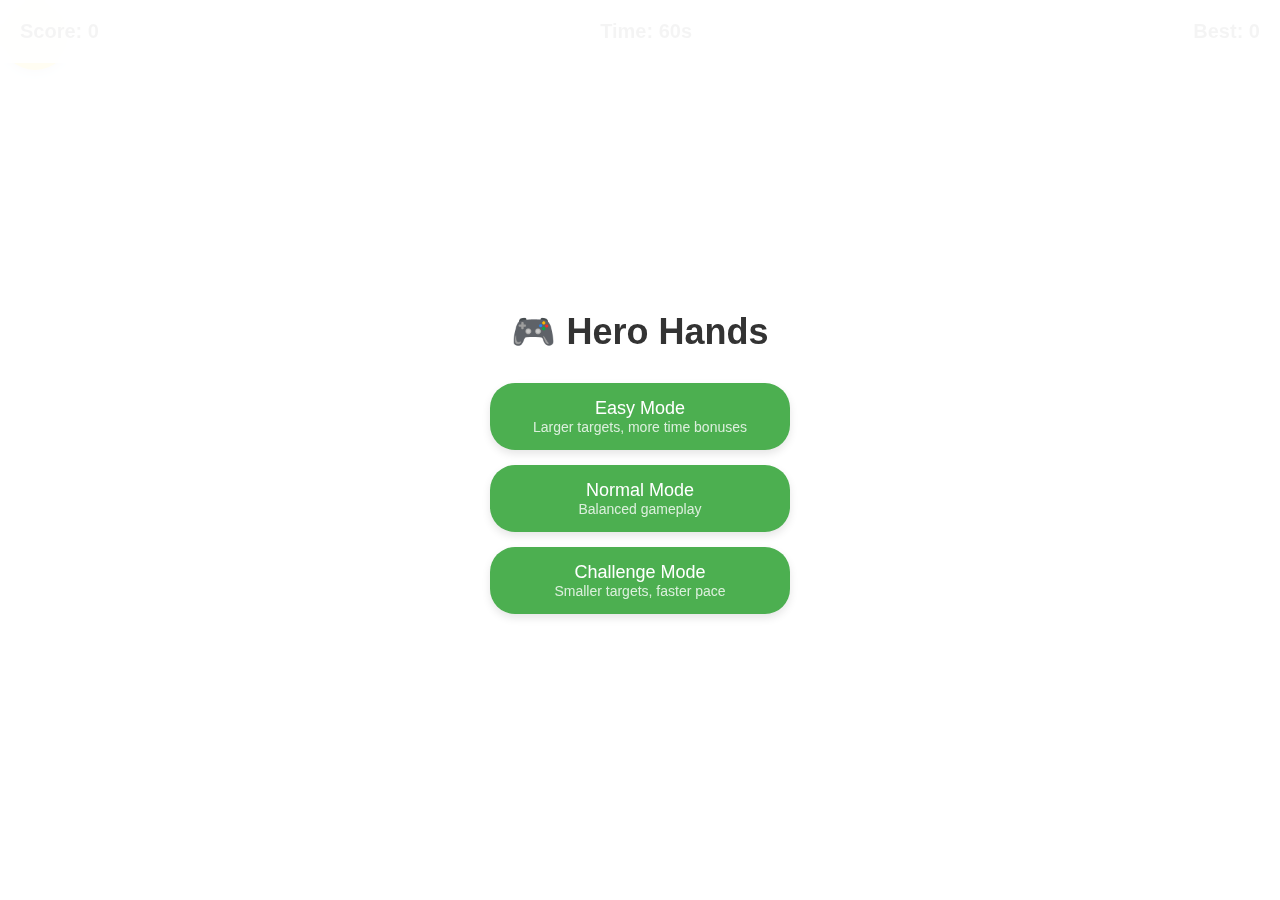
<file: hero-hands.html>
<!DOCTYPE html>
<html>
<head>
    <meta name="viewport" content="width=device-width, initial-scale=1.0, maximum-scale=1.0, user-scalable=no">
    <title>Hero Hands Enhanced</title>
    <style>
        :root {
            --primary-color: #4CAF50;
            --accent-color: #FFD700;
            --danger-color: #FF6B6B;
            --background-color: #87CEEB;
        }

        * {
            box-sizing: border-box;
            -webkit-tap-highlight-color: transparent;
        }

        body {
            margin: 0;
            display: flex;
            justify-content: center;
            align-items: center;
            min-height: 100vh;
            background: var(--background-color);
            font-family: -apple-system, BlinkMacSystemFont, 'Segoe UI', Roboto, sans-serif;
            touch-action: none;
            overflow: hidden;
        }

        #gameContainer {
            position: relative;
            width: 100vw;
            height: 100vh;
            background: rgba(255, 255, 255, 0.9);
            overflow: hidden;
        }

        #hero {
            position: absolute;
            width: 70px;
            height: 70px;
            background: var(--accent-color);
            border-radius: 50%;
            box-shadow: 0 4px 8px rgba(0,0,0,0.2);
            cursor: pointer;
            touch-action: none;
            display: flex;
            justify-content: center;
            align-items: center;
            font-size: 32px;
            color: white;
            user-select: none;
            z-index: 100;
            transition: transform 0.1s;
        }

        #hero:active {
            transform: scale(0.95);
        }

        .target {
            position: absolute;
            width: 60px;
            height: 60px;
            background: var(--danger-color);
            border-radius: 50%;
            display: flex;
            justify-content: center;
            align-items: center;
            font-size: 24px;
            color: white;
            animation: pulse 1.5s infinite;
            box-shadow: 0 2px 4px rgba(0,0,0,0.1);
        }

        @keyframes pulse {
            0% { transform: scale(1); }
            50% { transform: scale(1.1); }
            100% { transform: scale(1); }
        }

        #gameStats {
            position: fixed;
            top: 0;
            left: 0;
            right: 0;
            padding: 20px;
            display: flex;
            justify-content: space-between;
            align-items: center;
            background: rgba(255, 255, 255, 0.9);
            backdrop-filter: blur(5px);
            z-index: 1000;
        }

        #score, #timeLeft, #highScore {
            font-size: 20px;
            font-weight: bold;
            color: #333;
        }

        #startScreen {
            position: absolute;
            width: 100%;
            height: 100%;
            background: rgba(255,255,255,0.95);
            display: flex;
            flex-direction: column;
            justify-content: center;
            align-items: center;
            z-index: 2000;
            padding: 20px;
        }

        .game-title {
            font-size: 36px;
            color: #333;
            margin-bottom: 30px;
            text-align: center;
        }

        .button-container {
            display: flex;
            flex-direction: column;
            gap: 15px;
            width: 80%;
            max-width: 300px;
        }

        button {
            width: 100%;
            padding: 15px;
            font-size: 18px;
            background: var(--primary-color);
            color: white;
            border: none;
            border-radius: 25px;
            cursor: pointer;
            transition: transform 0.2s, background 0.2s;
            box-shadow: 0 4px 8px rgba(0,0,0,0.1);
        }

        button:active {
            transform: scale(0.98);
        }

        #gameOver {
            position: absolute;
            width: 100%;
            height: 100%;
            background: rgba(0,0,0,0.8);
            display: none;
            flex-direction: column;
            justify-content: center;
            align-items: center;
            z-index: 1500;
            color: white;
        }

        .powerup {
            position: absolute;
            width: 40px;
            height: 40px;
            border-radius: 50%;
            display: flex;
            justify-content: center;
            align-items: center;
            font-size: 20px;
            animation: float 2s infinite;
            z-index: 90;
        }

        @keyframes float {
            0% { transform: translateY(0px); }
            50% { transform: translateY(-10px); }
            100% { transform: translateY(0px); }
        }

        .combo-text {
            position: absolute;
            font-size: 24px;
            font-weight: bold;
            color: #FFD700;
            pointer-events: none;
            animation: fadeUp 1s forwards;
        }

        @keyframes fadeUp {
            0% { transform: translateY(0); opacity: 1; }
            100% { transform: translateY(-50px); opacity: 0; }
        }
    </style>
</head>
<body>
    <div id="gameContainer">
        <div id="gameStats">
            <div id="score">Score: 0</div>
            <div id="timeLeft">Time: 60s</div>
            <div id="highScore">Best: 0</div>
        </div>
        
        <div id="startScreen">
            <h1 class="game-title">🎮 Hero Hands</h1>
            <div class="button-container">
                <button id="easyMode">Easy Mode</button>
                <button id="normalMode">Normal Mode</button>
                <button id="hardMode">Challenge Mode</button>
            </div>
        </div>

        <div id="gameOver">
            <h2>Game Over!</h2>
            <p id="finalScore">Final Score: 0</p>
            <button id="restartButton">Play Again</button>
        </div>

        <div id="hero">👋</div>
    </div>

    <script>
        const gameContainer = document.getElementById('gameContainer');
        const hero = document.getElementById('hero');
        const scoreElement = document.getElementById('score');
        const timeLeftElement = document.getElementById('timeLeft');
        const highScoreElement = document.getElementById('highScore');
        const startScreen = document.getElementById('startScreen');
        const gameOverScreen = document.getElementById('gameOver');
        const finalScoreElement = document.getElementById('finalScore');
        const restartButton = document.getElementById('restartButton');

        // Game state
        let gameState = {
            score: 0,
            timeLeft: 60,
            highScore: localStorage.getItem('highScore') || 0,
            gameActive: false,
            combo: 0,
            lastTargetTime: 0,
            powerups: [],
            targets: []
        };

        // Game configuration
        const gameConfig = {
            easy: {
                targetSize: 80,
                targetSpeed: 2500,
                heroSize: 80,
                maxTargets: 2,
                timeBonus: 3
            },
            normal: {
                targetSize: 60,
                targetSpeed: 2000,
                heroSize: 70,
                maxTargets: 3,
                timeBonus: 2
            },
            hard: {
                targetSize: 50,
                targetSpeed: 1500,
                heroSize: 60,
                maxTargets: 4,
                timeBonus: 1
            }
        };

        let currentConfig = gameConfig.normal;

        // Initialize event listeners
        document.querySelectorAll('#startScreen button').forEach(button => {
            button.addEventListener('click', () => {
                const mode = button.id.replace('Mode', '');
                currentConfig = gameConfig[mode.toLowerCase()];
                startGame();
            });
        });

        restartButton.addEventListener('click', () => {
            gameOverScreen.style.display = 'none';
            startScreen.style.display = 'flex';
        });

        function startGame() {
            startScreen.style.display = 'none';
            gameState = {
                ...gameState,
                score: 0,
                timeLeft: 60,
                gameActive: true,
                combo: 0,
                targets: []
            };
            
            updateUI();
            startGameTimer();
            createTarget();
        }

        function endGame() {
            gameState.gameActive = false;
            if (gameState.score > gameState.highScore) {
                gameState.highScore = gameState.score;
                localStorage.setItem('highScore', gameState.highScore);
            }
            finalScoreElement.textContent = `Final Score: ${gameState.score}`;
            gameOverScreen.style.display = 'flex';
            clearTargets();
        }

        function startGameTimer() {
            const timer = setInterval(() => {
                if (!gameState.gameActive) {
                    clearInterval(timer);
                    return;
                }

                gameState.timeLeft--;
                timeLeftElement.textContent = `Time: ${gameState.timeLeft}s`;

                if (gameState.timeLeft <= 0) {
                    endGame();
                }
            }, 1000);
        }

        function createTarget() {
            if (!gameState.gameActive || gameState.targets.length >= currentConfig.maxTargets) return;

            const target = document.createElement('div');
            target.className = 'target';
            target.innerHTML = '⭐';
            target.style.width = `${currentConfig.targetSize}px`;
            target.style.height = `${currentConfig.targetSize}px`;

            const maxX = gameContainer.clientWidth - currentConfig.targetSize;
            const maxY = gameContainer.clientHeight - currentConfig.targetSize;
            const randomX = Math.random() * maxX;
            const randomY = Math.random() * maxY;

            target.style.left = `${randomX}px`;
            target.style.top = `${randomY}px`;

            gameContainer.appendChild(target);
            gameState.targets.push(target);

            setTimeout(() => removeTarget(target), currentConfig.targetSpeed);
        }

        function removeTarget(target) {
            if (target.parentNode === gameContainer) {
                gameContainer.removeChild(target);
                gameState.targets = gameState.targets.filter(t => t !== target);
                gameState.combo = 0;
            }
        }

        function showComboText(x, y, text) {
            const comboText = document.createElement('div');
            comboText.className = 'combo-text';
            comboText.style.left = `${x}px`;
            comboText.style.top = `${y}px`;
            comboText.textContent = text;
            gameContainer.appendChild(comboText);
            setTimeout(() => comboText.remove(), 1000);
        }

        // Touch and mouse handling
        let isDragging = false;

        function moveHero(x, y) {
            const bounds = gameContainer.getBoundingClientRect();
            const heroSize = hero.offsetWidth;
            
            let newX = x - bounds.left - heroSize / 2;
            let newY = y - bounds.top - heroSize / 2;

            newX = Math.max(0, Math.min(newX, bounds.width - heroSize));
            newY = Math.max(0, Math.min(newY, bounds.height - heroSize));

            hero.style.left = `${newX}px`;
            hero.style.top = `${newY}px`;

            checkCollisions();
        }

        function checkCollisions() {
            const heroRect = hero.getBoundingClientRect();
            
            gameState.targets.forEach(target => {
                const targetRect = target.getBoundingClientRect();
                
                if (isColliding(heroRect, targetRect)) {
                    handleCollision(target);
                }
            });
        }

        function handleCollision(target) {
            const now = Date.now();
            if (now - gameState.lastTargetTime < 500) {
                gameState.combo++;
                const comboBonus = Math.min(gameState.combo * 10, 50);
                gameState.score += comboBonus;
                showComboText(
                    parseInt(target.style.left),
                    parseInt(target.style.top),
                    `Combo x${gameState.combo}! +${comboBonus}`
                );
            } else {
                gameState.combo = 1;
                gameState.score += 10;
            }
            gameState.lastTargetTime = now;

            gameState.timeLeft += currentConfig.timeBonus;
            removeTarget(target);
            updateUI();
            
            if (navigator.vibrate) {
                navigator.vibrate(50);
            }

            if (Math.random() < 0.1) {
                createPowerup();
            }

            createTarget();
        }

        function createPowerup() {
            const powerup = document.createElement('div');
            powerup.className = 'powerup';
            powerup.innerHTML = '⚡';
            powerup.style.background = '#FFD700';

            const maxX = gameContainer.clientWidth - 40;
            const maxY = gameContainer.clientHeight - 40;
            powerup.style.left = `${Math.random() * maxX}px`;
            powerup.style.top = `${Math.random() * maxY}px`;

            gameContainer.appendChild(powerup);
            gameState.powerups.push(powerup);

            setTimeout(() => {
                if (powerup.parentNode === gameContainer) {
                    gameContainer.removeChild(powerup);
                    gameState.powerups = gameState.powerups.filter(p => p !== powerup);
                }
            }, 5000);
        }

        function isColliding(rect1, rect2) {
            return !(rect1.right < rect2.left || 
                    rect1.left > rect2.right || 
                    rect1.bottom < rect2.top || 
                    rect1.top > rect2.bottom);
        }

        function updateUI() {
            scoreElement.textContent = `Score: ${gameState.score}`;
            timeLeftElement.textContent = `Time: ${gameState.timeLeft}s`;
            highScoreElement.textContent = `Best: ${gameState.highScore}`;
        }

        function clearTargets() {
            gameState.targets.forEach(target => {
                if (target.parentNode === gameContainer) {
                    gameContainer.removeChild(target);
                }
            });
            gameState.targets = [];
        }

        // Event listeners for touch and mouse
        hero.addEventListener('pointerdown', (e) => {
            isDragging = true;
            moveHero(e.clientX, e.clientY);
            e.preventDefault();
        });

        document.addEventListener('pointermove', (e) => {
            if (isDragging) {
                moveHero(e.clientX, e.clientY);
                e.preventDefault();
            }
        });

        document.addEventListener('pointerup', () => {
            isDragging = false;
        });

        document.addEventListener('pointercancel', () => {
            isDragging = false;
        });

        // Prevent default touch behaviors
        document.addEventListener('touchstart', (e) => e.preventDefault(), { passive: false });
        document.addEventListener('touchmove', (e) => e.preventDefault(), { passive: false });

        // Game loop
        function gameLoop() {
            if (gameState.gameActive) {
                // Spawn new targets if needed
                if (gameState.targets.length < currentConfig.maxTargets) {
                    if (Math.random() < 0.1) { // 10% chance each frame
                        createTarget();
                    }
                }

                // Check powerup collisions
                const heroRect = hero.getBoundingClientRect();
                gameState.powerups.forEach(powerup => {
                    const powerupRect = powerup.getBoundingClientRect();
                    if (isColliding(heroRect, powerupRect)) {
                        collectPowerup(powerup);
                    }
                });
            }
            requestAnimationFrame(gameLoop);
        }

        function collectPowerup(powerup) {
            gameContainer.removeChild(powerup);
            gameState.powerups = gameState.powerups.filter(p => p !== powerup);
            
            // Random powerup effect
            const effects = [
                () => { gameState.timeLeft += 5; showComboText(hero.offsetLeft, hero.offsetTop, "+5 seconds!"); },
                () => { gameState.score += 50; showComboText(hero.offsetLeft, hero.offsetTop, "+50 points!"); },
                () => {
                    const oldSize = currentConfig.targetSize;
                    currentConfig.targetSize += 20;
                    setTimeout(() => { currentConfig.targetSize = oldSize; }, 5000);
                    showComboText(hero.offsetLeft, hero.offsetTop, "Bigger targets!");
                }
            ];
            
            const randomEffect = effects[Math.floor(Math.random() * effects.length)];
            randomEffect();
            
            if (navigator.vibrate) {
                navigator.vibrate([50, 50, 50]);
            }
            
            updateUI();
        }

        // Handle window resize
        function handleResize() {
            // Clear all targets and powerups
            clearTargets();
            gameState.powerups.forEach(powerup => {
                if (powerup.parentNode === gameContainer) {
                    gameContainer.removeChild(powerup);
                }
            });
            gameState.powerups = [];
            
            // Reset hero position
            hero.style.left = '50%';
            hero.style.top = '50%';
            
            // Recreate targets if game is active
            if (gameState.gameActive) {
                createTarget();
            }
        }

        window.addEventListener('resize', handleResize);

        // Handle visibility change
        document.addEventListener('visibilitychange', () => {
            if (document.hidden && gameState.gameActive) {
                gameState.timeLeft = Math.max(0, gameState.timeLeft - 5);
                updateUI();
            }
        });

        // Initialize high score from localStorage
        function initializeGame() {
            const savedHighScore = localStorage.getItem('highScore');
            if (savedHighScore) {
                gameState.highScore = parseInt(savedHighScore);
                highScoreElement.textContent = `Best: ${gameState.highScore}`;
            }

            // Add difficulty descriptions
            const difficultyDescriptions = {
                easy: "Larger targets, more time bonuses",
                normal: "Balanced gameplay",
                hard: "Smaller targets, faster pace"
            };

            document.querySelectorAll('#startScreen button').forEach(button => {
                const mode = button.id.replace('Mode', '').toLowerCase();
                const description = document.createElement('span');
                description.style.fontSize = '14px';
                description.style.opacity = '0.8';
                description.style.display = 'block';
                description.textContent = difficultyDescriptions[mode];
                button.appendChild(description);
            });
        }

        // Start the game loop
        gameLoop();
        initializeGame();

        // Handle page unload
        window.addEventListener('beforeunload', () => {
            localStorage.setItem('highScore', gameState.highScore.toString());
        });

        // Prevent zooming on double tap for touch devices
        let lastTouchEnd = 0;
        document.addEventListener('touchend', (e) => {
            const now = Date.now();
            if (now - lastTouchEnd <= 300) {
                e.preventDefault();
            }
            lastTouchEnd = now;
        }, false);
    </script>
</body>
</html>
</file>
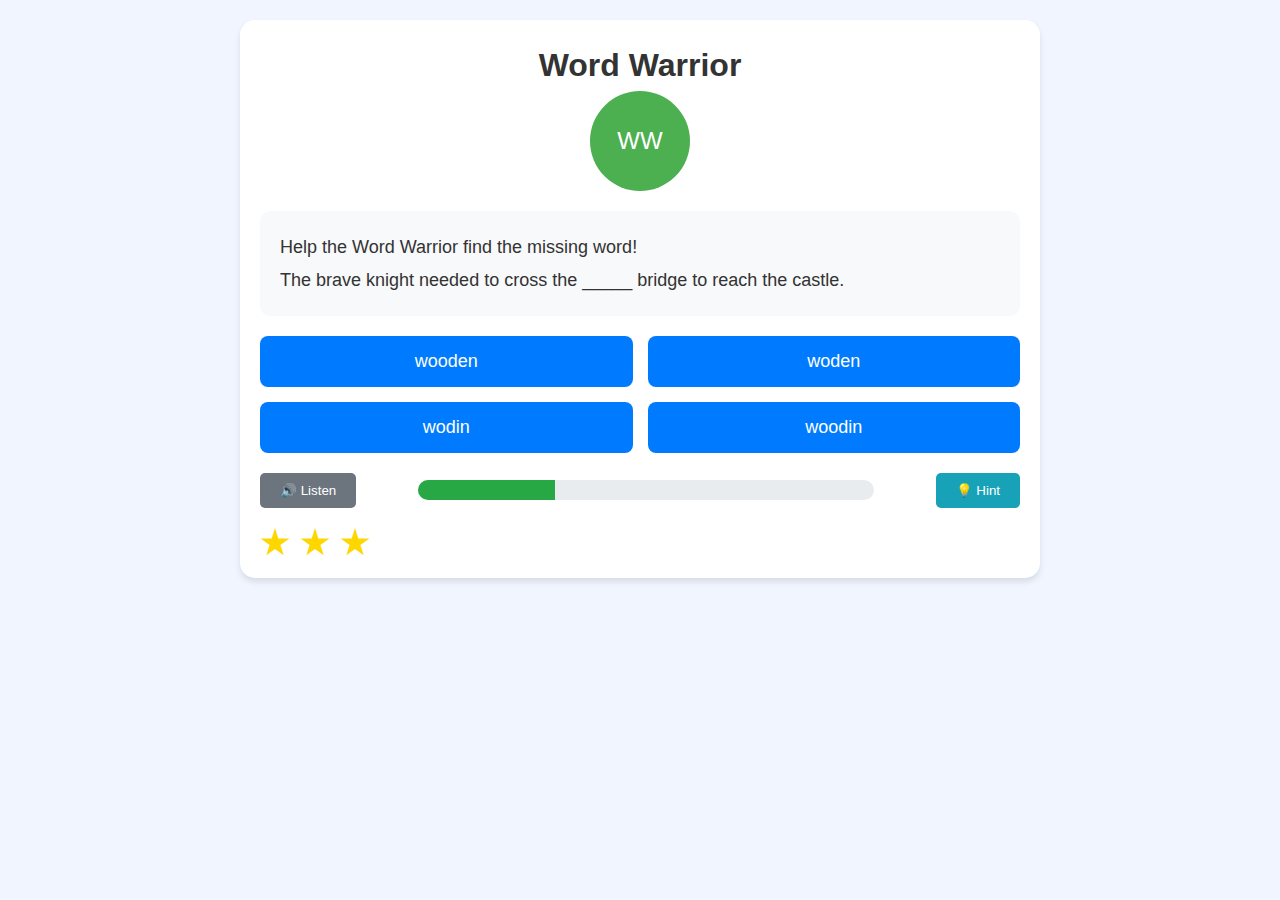
<file: word-warrior.html>
<!DOCTYPE html>
<html lang="en">
<head>
    <meta charset="UTF-8">
    <title>Word Warrior</title>
    <style>
        * {
            box-sizing: border-box;
            margin: 0;
            padding: 0;
        }

        body {
            font-family: Arial, sans-serif;
            line-height: 1.6;
            background-color: #f0f5ff;
            color: #333;
            padding: 20px;
        }

        .game-container {
            max-width: 800px;
            margin: 0 auto;
            background: white;
            border-radius: 15px;
            padding: 20px;
            box-shadow: 0 4px 6px rgba(0, 0, 0, 0.1);
        }

        .header {
            text-align: center;
            margin-bottom: 20px;
        }

        .character {
            width: 100px;
            height: 100px;
            background-color: #4CAF50;
            border-radius: 50%;
            margin: 0 auto;
            display: flex;
            align-items: center;
            justify-content: center;
            color: white;
            font-size: 24px;
        }

        .story-section {
            background-color: #f8f9fa;
            padding: 20px;
            border-radius: 10px;
            margin: 20px 0;
            font-size: 18px;
            line-height: 1.8;
        }

        .word-choices {
            display: grid;
            grid-template-columns: repeat(2, 1fr);
            gap: 15px;
            margin: 20px 0;
        }

        .word-button {
            background-color: #007bff;
            color: white;
            border: none;
            padding: 15px;
            border-radius: 8px;
            font-size: 18px;
            cursor: pointer;
            transition: transform 0.2s;
        }

        .word-button:hover {
            transform: scale(1.05);
        }

        .controls {
            display: flex;
            justify-content: space-between;
            align-items: center;
            margin-top: 20px;
        }

        .progress-bar {
            width: 60%;
            height: 20px;
            background-color: #e9ecef;
            border-radius: 10px;
            overflow: hidden;
        }

        .progress {
            width: 30%;
            height: 100%;
            background-color: #28a745;
            transition: width 0.3s ease;
        }

        .audio-control {
            background-color: #6c757d;
            color: white;
            border: none;
            padding: 10px 20px;
            border-radius: 5px;
            cursor: pointer;
        }

        .rewards {
            display: flex;
            gap: 10px;
            margin-top: 20px;
        }

        .star {
            width: 30px;
            height: 30px;
            background-color: #ffd700;
            clip-path: polygon(50% 0%, 61% 35%, 98% 35%, 68% 57%, 79% 91%, 50% 70%, 21% 91%, 32% 57%, 2% 35%, 39% 35%);
        }

        .hint-button {
            background-color: #17a2b8;
            color: white;
            border: none;
            padding: 10px 20px;
            border-radius: 5px;
            cursor: pointer;
        }
    </style>
</head>
<body>
    <div class="game-container">
        <div class="header">
            <h1>Word Warrior</h1>
            <div class="character">WW</div>
        </div>

        <div class="story-section">
            <p>Help the Word Warrior find the missing word!</p>
            <p>The brave knight needed to cross the _____ bridge to reach the castle.</p>
        </div>

        <div class="word-choices">
            <button class="word-button">wooden</button>
            <button class="word-button">woden</button>
            <button class="word-button">wodin</button>
            <button class="word-button">woodin</button>
        </div>

        <div class="controls">
            <button class="audio-control">🔊 Listen</button>
            <div class="progress-bar">
                <div class="progress"></div>
            </div>
            <button class="hint-button">💡 Hint</button>
        </div>

        <div class="rewards">
            <div class="star"></div>
            <div class="star"></div>
            <div class="star"></div>
        </div>
    </div>

    <script>
        document.querySelectorAll('.word-button').forEach(button => {
            button.addEventListener('click', function() {
                if (this.textContent === 'wooden') {
                    this.style.backgroundColor = '#28a745';
                    setTimeout(() => {
                        alert('Correct! The Word Warrior moves forward!');
                    }, 500);
                } else {
                    this.style.backgroundColor = '#dc3545';
                    setTimeout(() => {
                        this.style.backgroundColor = '#007bff';
                    }, 1000);
                }
            });
        });

        document.querySelector('.audio-control').addEventListener('click', function() {
            // Text-to-speech would be implemented here
            alert('Playing audio: "The brave knight needed to cross the wooden bridge to reach the castle."');
        });

        document.querySelector('.hint-button').addEventListener('click', function() {
            alert('Hint: This type of bridge is made from trees!');
        });
    </script>
</body>
</html>
</file>
<file: styles.css>
/* styles.css */

:root {
    --primary: #4A90E2;
    --primary-dark: #357ABD;
    --secondary: #FF6B6B;
    --success: #2ECC71;
    --background: #F0F4F8;
    --text: #2C3E50;
    --shadow-sm: 0 2px 4px rgba(0,0,0,0.1);
    --shadow-md: 0 4px 6px rgba(0,0,0,0.1);
    --shadow-lg: 0 10px 15px rgba(0,0,0,0.1);
    --radius-sm: 8px;
    --radius-md: 12px;
    --radius-lg: 20px;
    --transition: all 0.3s ease;
  }
  
  /* Reset & Base Styles */
  * {
    margin: 0;
    padding: 0;
    box-sizing: border-box;
  }
  
  body {
    font-family: system-ui, -apple-system, BlinkMacSystemFont, 'Segoe UI', Roboto, sans-serif;
    background: var(--background);
    color: var(--text);
    line-height: 1.6;
    min-height: 100vh;
  }
  
  /* Accessibility */
  .screen-reader-text {
    position: absolute;
    width: 1px;
    height: 1px;
    padding: 0;
    margin: -1px;
    overflow: hidden;
    clip: rect(0, 0, 0, 0);
    border: 0;
  }
  
  /* Layout Components */
  .game-container {
    max-width: 1200px;
    margin: 0 auto;
    padding: 2rem;
  }
  
  /* Welcome Screen */
  .welcome-screen {
    text-align: center;
    padding: 3rem 2rem;
    background: white;
    border-radius: var(--radius-lg);
    box-shadow: var(--shadow-lg);
    margin-bottom: 2rem;
  }
  
  .welcome-title {
    font-size: 3.5rem;
    color: var(--primary);
    margin-bottom: 1.5rem;
    font-weight: 800;
    animation: bounce 1s infinite;
  }
  
  .subtitle {
    font-size: 1.5rem;
    color: var(--text);
    margin-bottom: 2rem;
  }
  
  /* Mode Selection */
  .mode-selection {
    display: grid;
    grid-template-columns: repeat(auto-fit, minmax(300px, 1fr));
    gap: 2rem;
    margin: 2rem 0;
  }
  
  .mode-card {
    background: white;
    padding: 2.5rem 2rem;
    border-radius: var(--radius-md);
    text-align: center;
    cursor: pointer;
    transition: var(--transition);
    border: 4px solid transparent;
    box-shadow: var(--shadow-md);
  }
  
  .mode-card:hover,
  .mode-card:focus {
    transform: translateY(-8px);
    border-color: var(--primary);
    box-shadow: var(--shadow-lg);
  }
  
  .mode-icon {
    font-size: 4rem;
    margin-bottom: 1.5rem;
    color: var(--primary);
    transition: var(--transition);
  }
  
  .mode-card:hover .mode-icon {
    transform: scale(1.1);
  }
  
  .mode-title {
    font-size: 1.75rem;
    margin-bottom: 1rem;
    color: var(--text);
    font-weight: 700;
  }
  
  /* Game Area */
  .game-area {
    display: none;
    text-align: center;
    background: white;
    padding: 2rem;
    border-radius: var(--radius-lg);
    box-shadow: var(--shadow-lg);
  }
  
  .emotion-display {
    font-size: 10rem;
    margin: 2rem 0;
    animation: pulse 2s infinite;
    text-shadow: var(--shadow-md);
  }
  
  /* Options Grid */
  .options-grid {
    display: grid;
    grid-template-columns: repeat(auto-fit, minmax(250px, 1fr));
    gap: 1.5rem;
    margin: 2rem 0;
  }
  
  .option-button {
    padding: 1.5rem 2rem;
    font-size: 1.5rem;
    border: none;
    border-radius: var(--radius-md);
    background: white;
    box-shadow: var(--shadow-md);
    cursor: pointer;
    transition: var(--transition);
    display: flex;
    align-items: center;
    justify-content: center;
    gap: 1rem;
    color: var(--text);
    font-weight: 600;
  }
  
  .option-button:hover,
  .option-button:focus {
    transform: scale(1.03);
    box-shadow: var(--shadow-lg);
    outline: 3px solid var(--primary);
  }
  
  .option-button i {
    color: var(--primary);
  }
  
  /* Progress Bar */
  .progress-bar {
    height: 12px;
    background: #eee;
    border-radius: 6px;
    margin: 2rem 0;
    overflow: hidden;
  }
  
  .progress-fill {
    height: 100%;
    background: var(--primary);
    width: 0%;
    transition: width 0.5s ease;
    border-radius: 6px;
  }
  
  /* Feedback */
  .feedback {
    font-size: 1.75rem;
    padding: 1.5rem;
    margin: 2rem 0;
    border-radius: var(--radius-md);
    animation: fadeIn 0.5s;
    font-weight: 600;
  }
  
  /* Settings Panel */
  .settings-panel {
    position: fixed;
    top: 20px;
    right: 20px;
    background: white;
    padding: 1rem;
    border-radius: var(--radius-md);
    box-shadow: var(--shadow-lg);
    display: flex;
    gap: 0.5rem;
  }
  
  .settings-button {
    font-size: 1.25rem;
    width: 45px;
    height: 45px;
    border: none;
    border-radius: 50%;
    background: var(--primary);
    color: white;
    cursor: pointer;
    transition: var(--transition);
    display: flex;
    align-items: center;
    justify-content: center;
  }
  
  .settings-button:hover {
    background: var(--primary-dark);
    transform: scale(1.1);
  }
  
  /* Celebration Effects */
  .celebration {
    position: fixed;
    top: 0;
    left: 0;
    width: 100%;
    height: 100%;
    pointer-events: none;
    z-index: 1000;
    display: none;
  }
  
  .confetti {
    position: absolute;
    width: 10px;
    height: 10px;
    background: var(--primary);
    animation: fall 3s linear infinite;
  }
  
  /* Animations */
  @keyframes bounce {
    0%, 100% { transform: translateY(0); }
    50% { transform: translateY(-10px); }
  }
  
  @keyframes pulse {
    0% { transform: scale(1); }
    50% { transform: scale(1.05); }
    100% { transform: scale(1); }
  }
  
  @keyframes fadeIn {
    from { opacity: 0; transform: translateY(-10px); }
    to { opacity: 1; transform: translateY(0); }
  }
  
  @keyframes fall {
    0% { transform: translateY(-100vh) rotate(0deg); }
    100% { transform: translateY(100vh) rotate(360deg); }
  }
  
  @keyframes shake {
    0%, 100% { transform: translateX(0); }
    25% { transform: translateX(-10px); }
    75% { transform: translateX(10px); }
  }
  
  /* Accessibility Features */
  @media (prefers-reduced-motion: reduce) {
    * {
      animation: none !important;
      transition: none !important;
    }
  }
  
  /* Responsive Design */
  @media (max-width: 768px) {
    .game-container {
      padding: 1rem;
    }
  
    .welcome-title {
      font-size: 2.5rem;
    }
  
    .emotion-display {
      font-size: 6rem;
    }
  
    .option-button {
      font-size: 1.25rem;
      padding: 1.25rem;
    }
  
    .settings-panel {
      top: auto;
      bottom: 20px;
      right: 20px;
    }
  }
  
  /* High Contrast Mode */
  .high-contrast {
    --primary: #000000;
    --secondary: #FFFFFF;
    --text: #000000;
    --background: #FFFFFF;
  }
  
  /* Large Text Mode */
  .large-text {
    font-size: 120%;
  }
</file>
